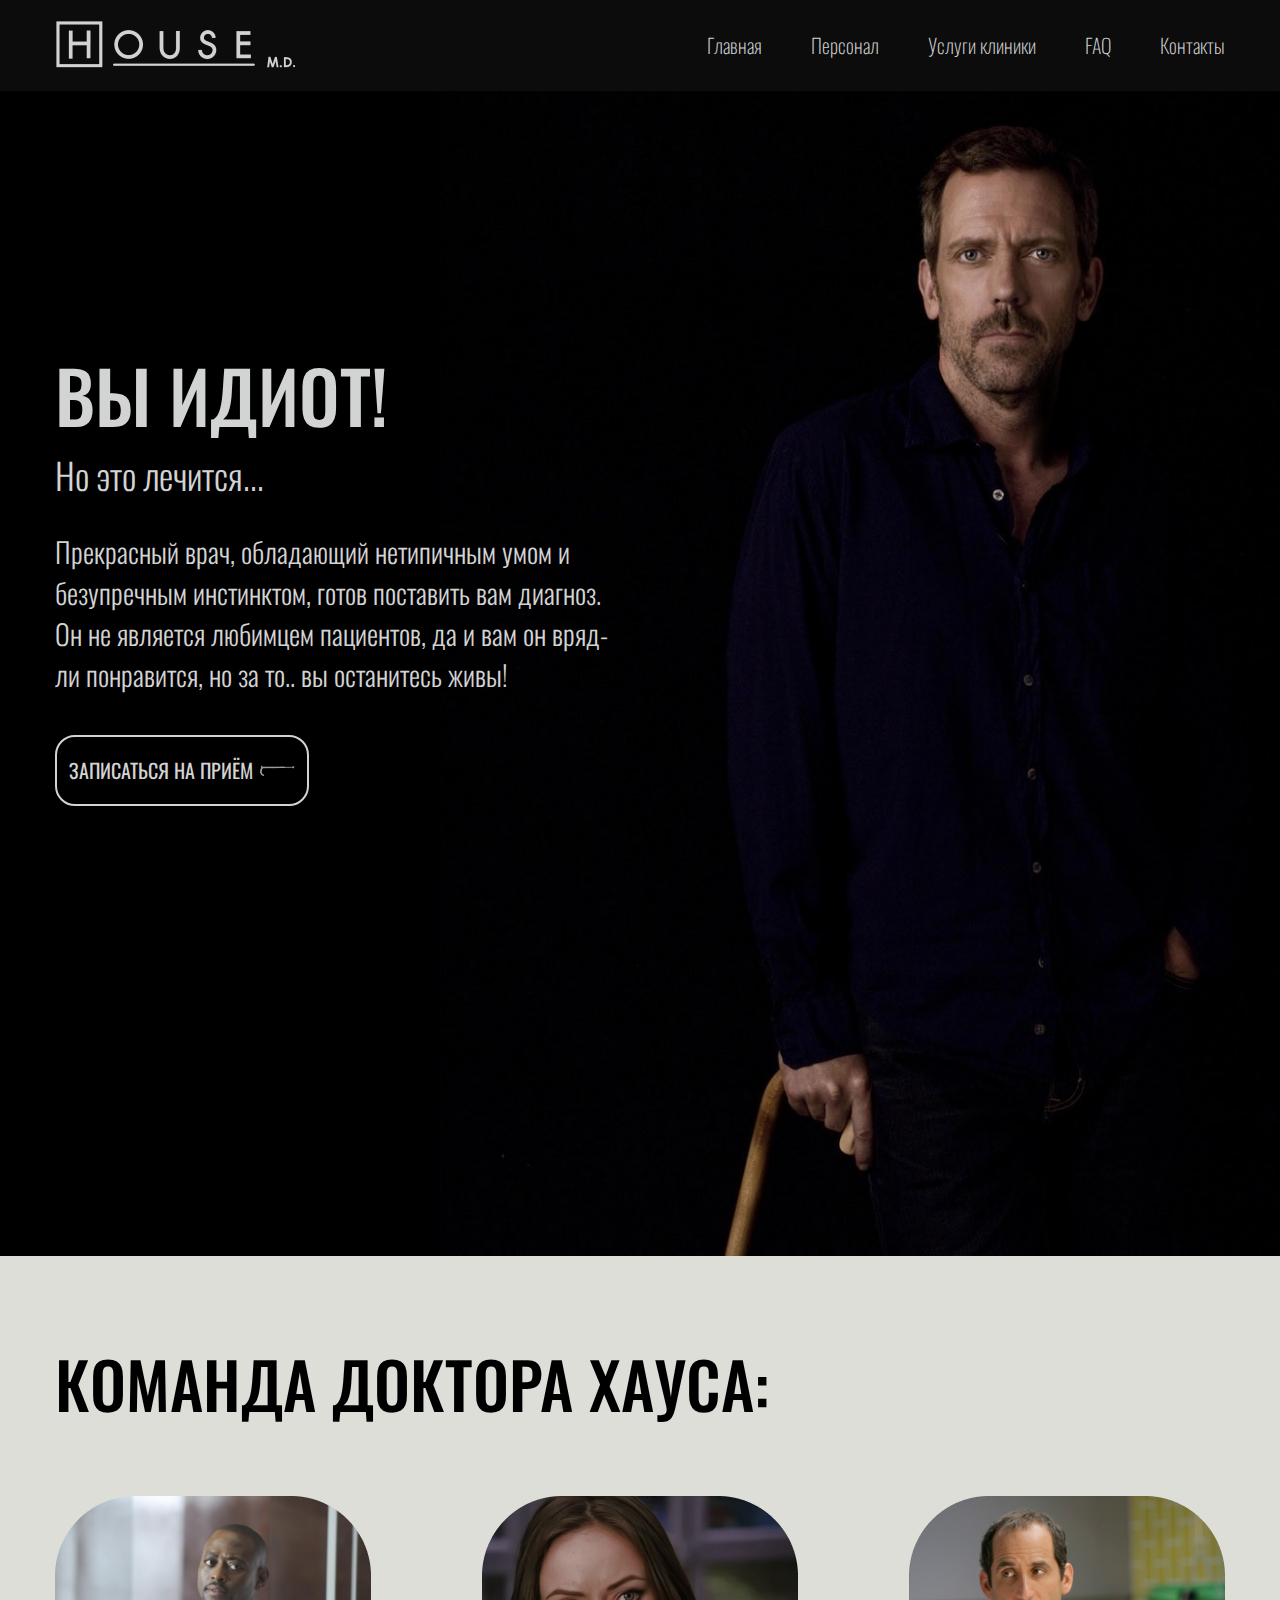
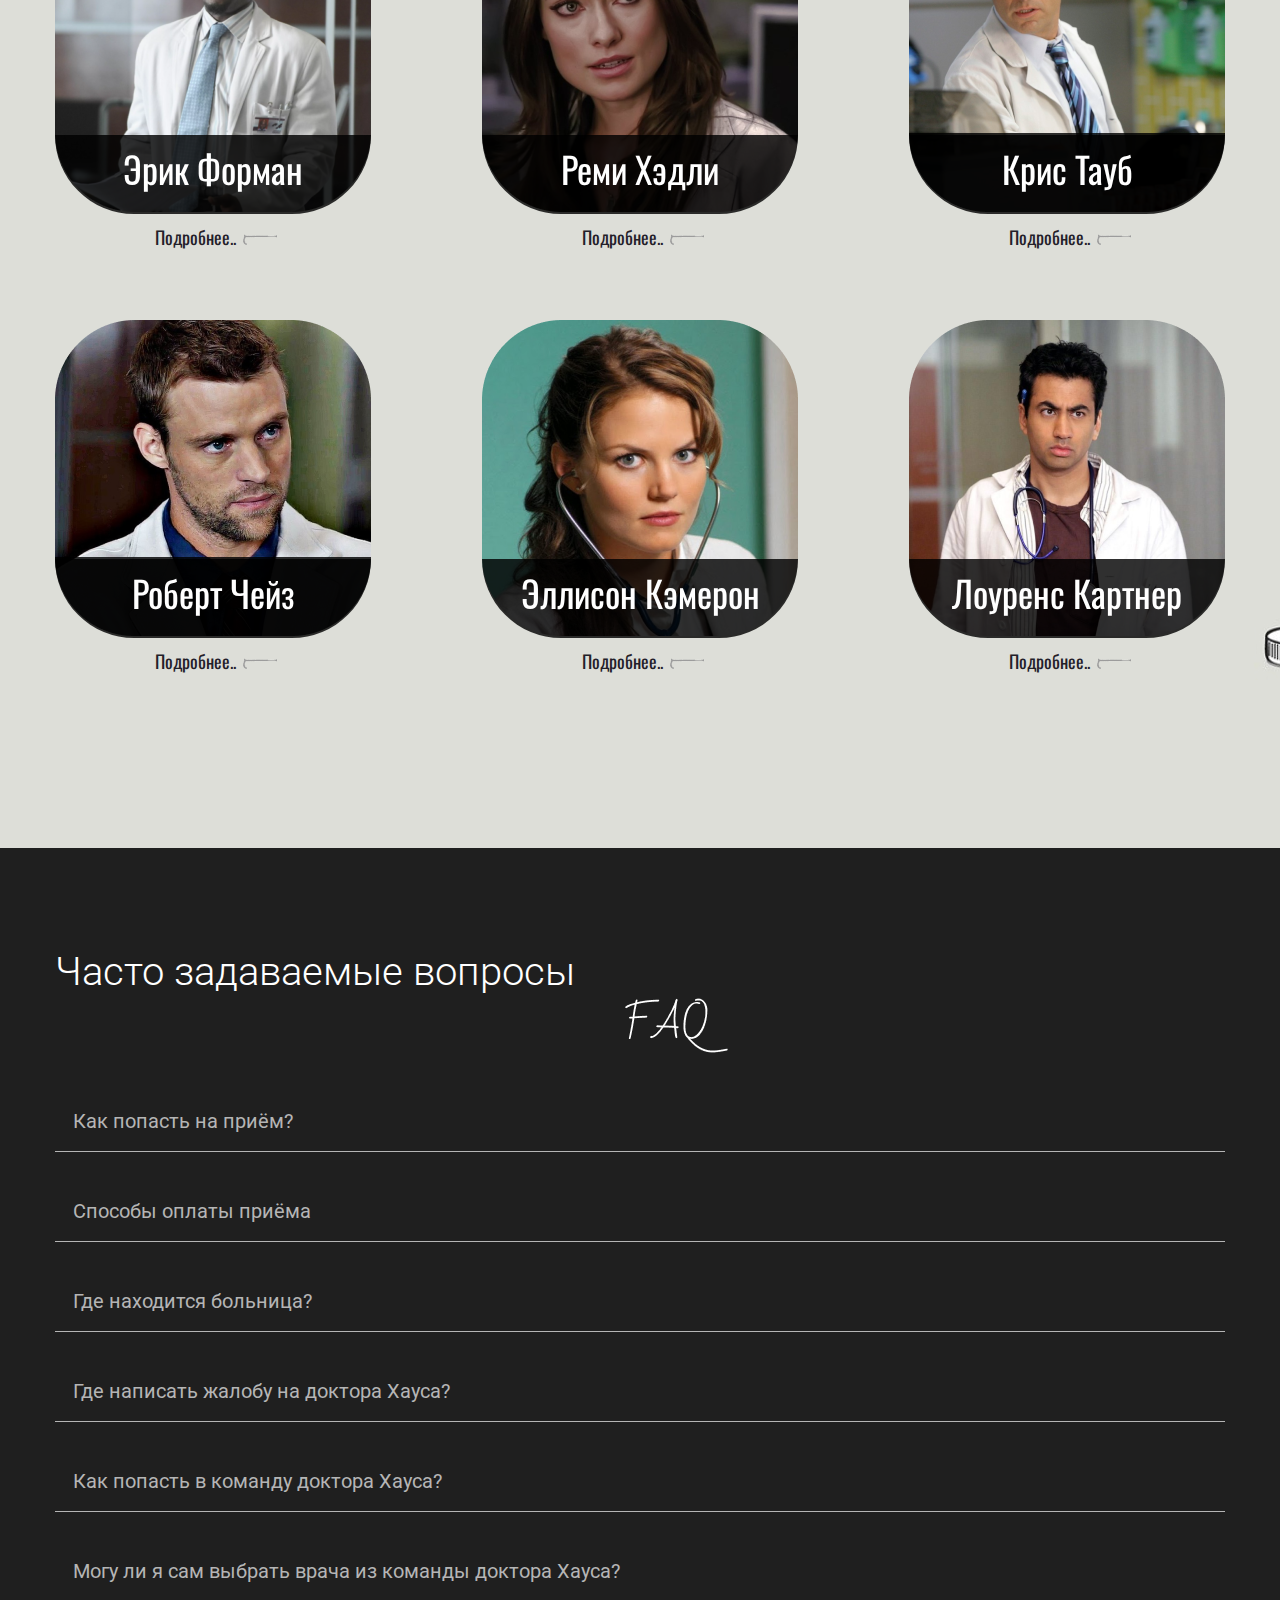
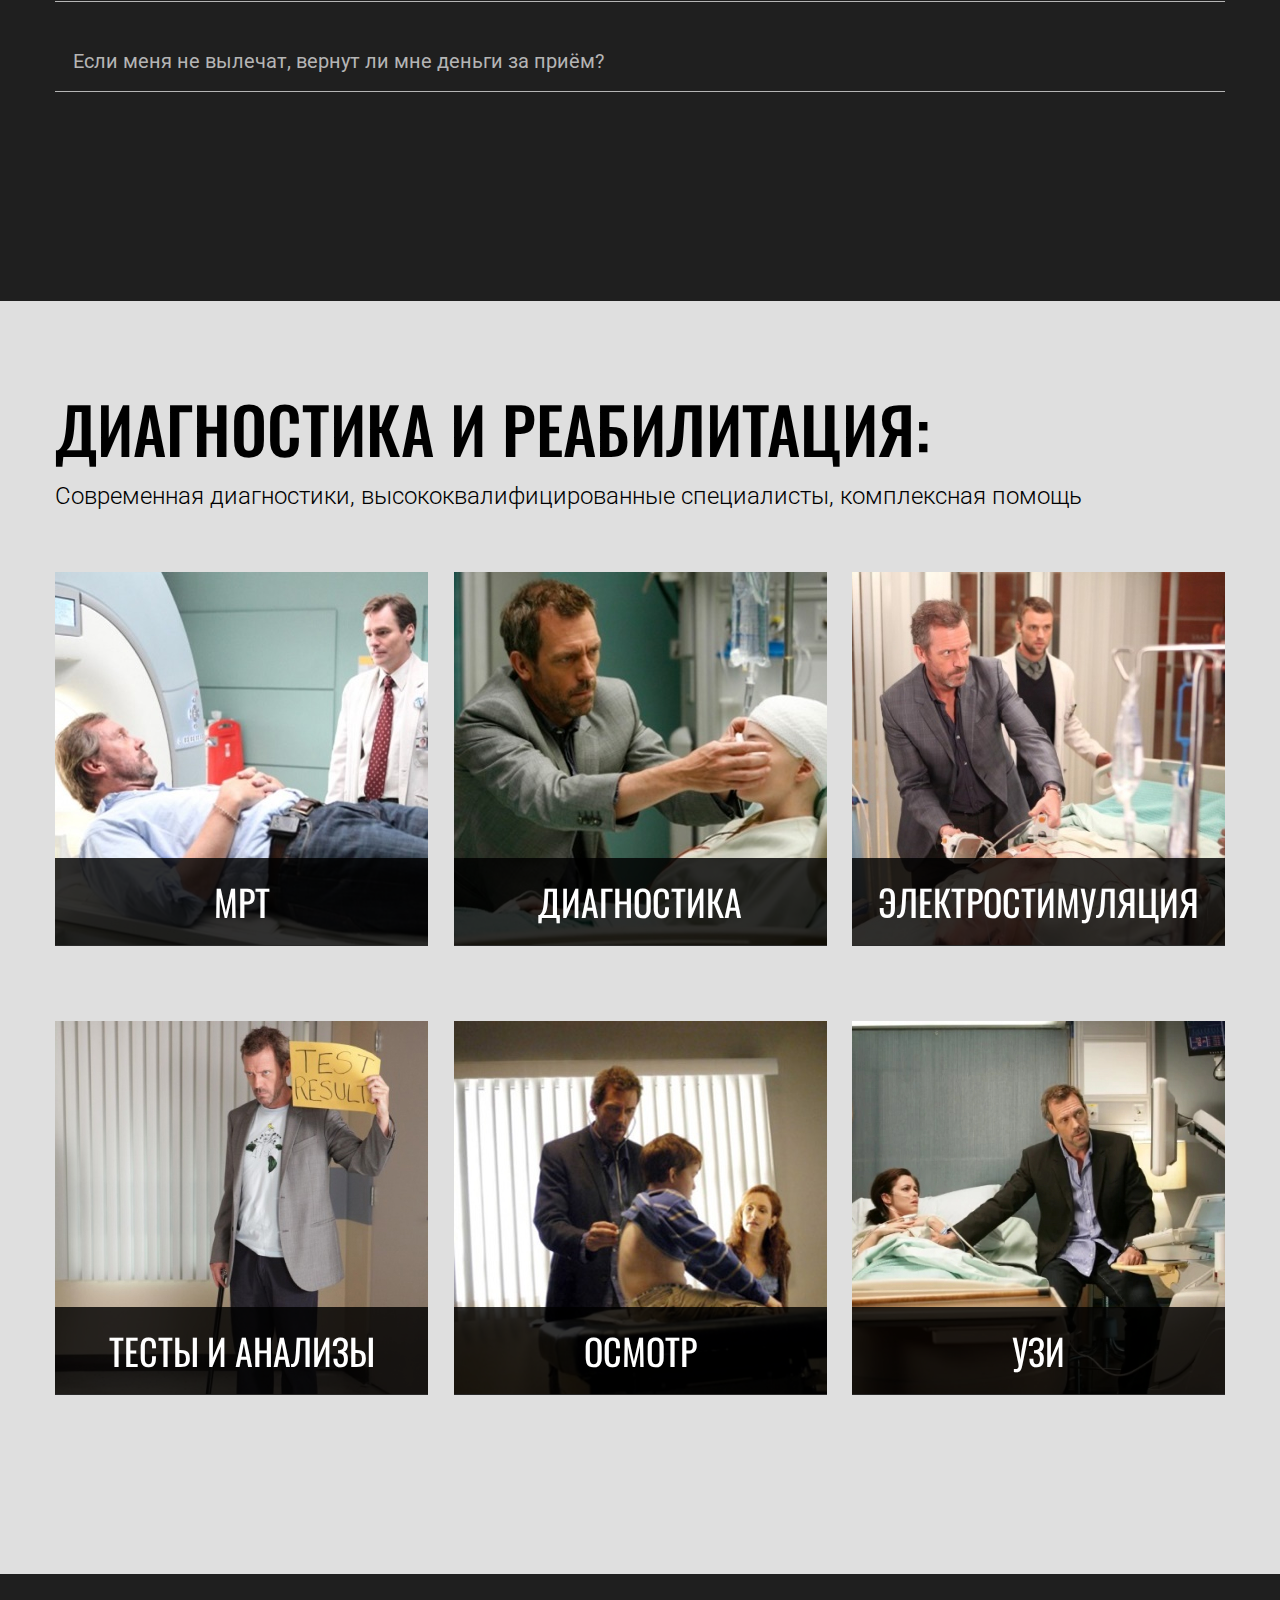
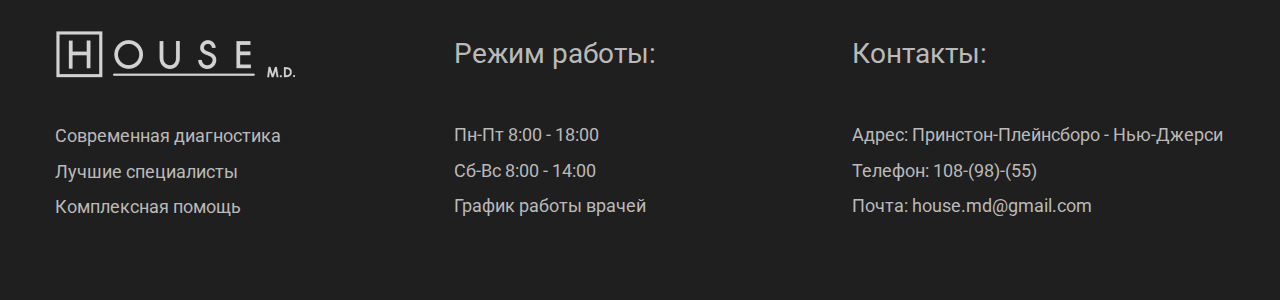
<file: index.html>
<!DOCTYPE html>
<html lang="ru">
<head>
	<meta charset="UTF-8">
	<meta http-equiv="X-UA-Compatible" content="IE=edge">
	<meta name="viewport" content="width=device-width, initial-scale=1.0">
	<link rel="stylesheet" href="./css/normalize.css">
	<link rel="stylesheet" href="./css/style.css">
	<title>HOUSE M.D</title>
</head>
<body>
	<div class="wrapper">
	<header class="header">
		<div class="header__container">
			<div class="header__inner">
				<a href="index.html" class="logo"><img src="./img/icon/logo.png" alt="HOUSE M.D"></a>
				<nav class="menu">
				<ul class="menu__list">
					<li class="menu__item"><a href="./index.html" class="menu__link">Главная</a></li>
					<li class="menu__item"><a href="#house-team-id" class="menu__link">Персонал</a></li>
					<li class="menu__item"><a href="#house-service-id" class="menu__link">Услуги клиники</a></li>
					<li class="menu__item"><a href="#faq-id" class="menu__link">FAQ</a></li>
					<li class="menu__item"><a href="#info-id" class="menu__link">Контакты</a></li>
				</ul>
				</nav>
			</div>
		</div>
	</header>	


	<section class="first-screen">
		<div class="first-screen__container">
			<div class="first-screen__inner">
				<h1 class="first-screen__title">
					Вы идиот!
				</h1>

				<h3 class="first-screen__sub-title">
					Но это лечится...
				</h3>

				<p class="first-screen__text">
					Прекрасный врач, обладающий нетипичным умом 
					и безупречным инстинктом, готов поставить вам диагноз.
					Он не является любимцем пациентов, да и вам он вряд-ли
					понравится, но за то.. вы останитесь живы! 
				</p>

				<div class="first-screen__btn">
					<button data-modal-target="#modal">Записаться на приём<img src="./img/icon/cane-btn.png" alt=""> </button>
				</div> 
			</div>
		</div>
	</section>


<div class="modal" id="modal">
	<div class="modal-header">
		<div class="modal-header__title"><h2>Хаус перезвонит!</h2></div>
		<button data-close-button class="close-button">&times;</button>
	</div>
	<div class="modal-body">

	<form action=""  method="post"  class="appointment-form">
		<img class="modal-body__img" src="./img/content/house-form-img.png" alt="">
		<div class="user-name">
			<div class="form-item">
				<label class="call-input__name" for="first-name">Имя</label>
				<input type="text" placeholder="Имя" name="firstname" id="firstname" required>
			</div>

			<div class="form-item">
				<label class="call-input__name" for="first-name">Фамилия</label>
				<input type="text" placeholder="Фамилия" name="lastname" id="lastname" required>
			</div>
		</div>

		<div class="user-contacts">
			<div class="form-item">
				<label class="call-input__name" for="first-name">Ваша почта</label>
				<input type="email" placeholder="Ваша Почта" name="email" id="email" required>
			</div>

			<div class="form-item">
				<label class="call-input__name" for="first-name">Ваш телефон</label>
				<input type="tel" placeholder="Ваш телефон" name="phone" id="phone" required>
			</div>
		</div>

		<div class="appointment-form__btn">
			<button>Отправить контакты</button>
		</div>
	</form>
	</div>
</div>
<div id="overlay"></div>
	<section id="house-team-id" class="house-team">
		<div class="house-team__container">
			<div class="house-team__inner">
				<h2 class="house-team__title">Команда Доктора Хауса:</h2>
				<div class="members">
					<div class="members__card">
						<img class="member-photo" src="./img/content/foreman.png" alt="">
						<h4 class="member-name"><a class="member-name__link" href="./team-page.html#foreman">Эрик Форман</a></h4>
						<div class="background-name"></div>
						<a class="learn-more" href="./team-page.html#foreman">Подробнее..<img src="./img/icon/cane-btn.png" alt=""></a>
					</div>

					<div class="members__card">
						<img class="member-photo" src="./img/content/hadley.png" alt="">
						<h4 class="member-name"><a class="member-name__link" href="./team-page.html#hadley">Реми Хэдли</a></h4>
						<div class="background-name"></div>
						<a class="learn-more" href="./team-page.html#hadley">Подробнее..<img src="./img/icon/cane-btn.png" alt=""></a>
					</div>

					<div class="members__card">
						<img class="member-photo" src="./img/content/taub.png" alt="">
						<h4 class="member-name"><a class="member-name__link" href="./team-page.html#taub">Крис Тауб</a></h4>
						<div class="background-name"></div>
						<a class="learn-more" href="./team-page.html#taub">Подробнее..<img src="./img/icon/cane-btn.png" alt=""></a>
					</div>

					<div class="members__card">
						<img class="member-photo" src="./img/content/chase.png" alt="">
						<h4 class="member-name"><a class="member-name__link" href="./team-page.html#chase">Роберт Чейз</a></h4>
						<div class="background-name"></div>
						<a class="learn-more" href="./team-page.html#chase">Подробнее..<img src="./img/icon/cane-btn.png" alt=""></a>
					</div>

					<div class="members__card">
						<img class="member-photo" src="./img/content/cameron.png" alt="">
						<h4 class="member-name"><a class="member-name__link" href="./team-page.html#cameron">Эллисон Кэмерон</a></h4>
						<div class="background-name"></div>
						<a class="learn-more" href="./team-page.html#cameron">Подробнее..<img src="./img/icon/cane-btn.png" alt=""></a>
					</div>

					<div class="members__card">
						<img class="member-photo" src="./img/content/kutner.png" alt="">
						 <h4 class="member-name"><a class="member-name__link" href="./team-page.html#kutner">Лоуренс Картнер</a></h4>
						 <div class="background-name"></div>
						<a class="learn-more" href="./team-page.html#kutner">Подробнее..<img src="./img/icon/cane-btn.png" alt=""></a>
					</div>
				</div>
			</div>
		</div>
	</section>

	<section id = "faq-id" class="faq">
		<div class="faq__container">
			<div class="faq__inner">
				<h2 class="faq__title">Часто задаваемые вопросы</h2>	
					<button class="accordion">Как попасть на приём?</button>
					<div class="panel">
					<p>Для того, чтобы попасть на приём к доктору Хаусу необходимо заполнить форму, после чего ожидать звонка.</p>
					</div>

					<button class="accordion">Способы оплаты приёма</button>
					<div class="panel">
					<p>Оплатить приём можно наличными и картой, кроме того Хаус давно хотел обновить трость..</p>
					</div>

					<button class="accordion">Где находится больница?</button>
					<div class="panel">
					<p>Больница Принстон-Плейнсборо находится в городке Принстон в Нью-Джерси .</p>
					</div>

					<button class="accordion">Где написать жалобу на доктора Хауса?</button>
					<div class="panel">
					<p>У доктора Кадди, но она сейчас в отпуске..</p>
					</div>

					<button class="accordion">Как попасть в команду доктора Хауса?</button>
					<div class="panel">
					<p>Оставьте свой контакт - <a data-modal-target="#modal">здесь</a> и Хаус вам перезвонит.</p>
					</div>

					<button class="accordion">Могу ли я сам выбрать врача из команды доктора Хауса?</button>
					<div class="panel">
					<p>Доктор Хаус собирает команду лично, исходя из ваших симптомов, настроения и склада характера.</p>
					</div>

					<button class="accordion">Если меня не вылечат, вернут ли мне деньги за приём?</button>
					<div class="panel">
					<p>Нет!</p>
					</div>
			</div>
		</div>
	</section>



	<section id="house-service-id" class="house-service">
		<div class="house-service__container">
			<div class="house-service__inner">
				<h2 class="house-service__title">ДИАГНОСТИКА И РЕАБИЛИТАЦИЯ:</h2>
				<p class="house-service__subtitle">Современная диагностики, высококвалифицированные специалисты, комплексная помощь</p>
				<div class="service">
					<div class="service__card">
						<img class="service-photo" src="./img/content/MRT.jpg" alt="">
						<h4 class="service-name"><a class="member-name__link" href="#">МРТ</a></h4>
						<div class="service-name__background"></div>
					</div>

					<div class="service__card">
						<img class="service-photo" src="./img/content/funcdiagn.jpg" alt="">
						<h4 class="service-name"><a class="member-name__link" href="#">Диагностика</a></h4>
						<div class="service-name__background"></div>
					</div>

					<div class="service__card">
						<img class="service-photo" src="./img/content/electrostimul.jpg" alt="">
						<h4 class="service-name"><a class="member-name__link" href="#">ЭЛЕКТРОСТИМУЛЯЦИЯ</a></h4>
						<div class="service-name__background"></div>
					</div>

					<div class="service__card">
						<img class="service-photo" src="./img/content/tests.jpg" alt="">
						<h4 class="service-name"><a class="member-name__link" href="#">ТЕСТЫ И АНАЛИЗЫ</a></h4>
						<div class="service-name__background"></div>
					</div>

					<div class="service__card">
						<img class="service-photo" src="./img/content/observe.jpg" alt="">
						<h4 class="service-name"><a class="member-name__link" href="#">ОСМОТР</a></h4>
						<div class="service-name__background"></div>
					</div>

					<div class="service__card">
						<img class="service-photo" src="./img/content/uzi.jpg" alt="">
						<h4 class="service-name"><a class="member-name__link" href="#">УЗИ</a></h4>
						<div class="service-name__background"></div>
					</div>
				</div>
			</div>
		</div>
	</section>


	<footer class="footer">
		<div class="footer__container">
			<div class="footer__inner">
				<div class="info">
					<div id="info-id" class="info__item">
					<div class="footer__title"><a href="index.html" class="logo"><img src="./img/icon/logo.png" alt="HOUSE M.D"></a> </div>	
						<ul class="info-list">
							<li>Современная диагностика</li>
							<li>Лучшие специалисты</li>
							<li>Комплексная помощь</li>
						</ul>
					</div>

					<div class="info__item">
						<div class="footer__title"> <h2 class="timework">Режим работы:</h2></div>
						<ul class="info-list">
							<li>Пн-Пт 8:00 - 18:00</li>
							<li>Сб-Вс 8:00 - 14:00</li>
							<li> <a href="#">График работы врачей</a></li>
						</ul>
					</div>

					<div class="info__item">
						<div class="footer__title"> <h2 class="contacts">Контакты:</h2></div>
						<ul class="info-list">
							<li>Адрес: Принстон-Плейнсборо - Нью-Джерси</li>
							<li>Телефон: 108-(98)-(55)</li>
							<li>Почта: house.md@gmail.com</li>
						</ul>
					</div>
				</div>
			</div>
		</div>
	</footer>
	</div>
	<script src="./js/script.js"></script>
</body>
</html>
</file>
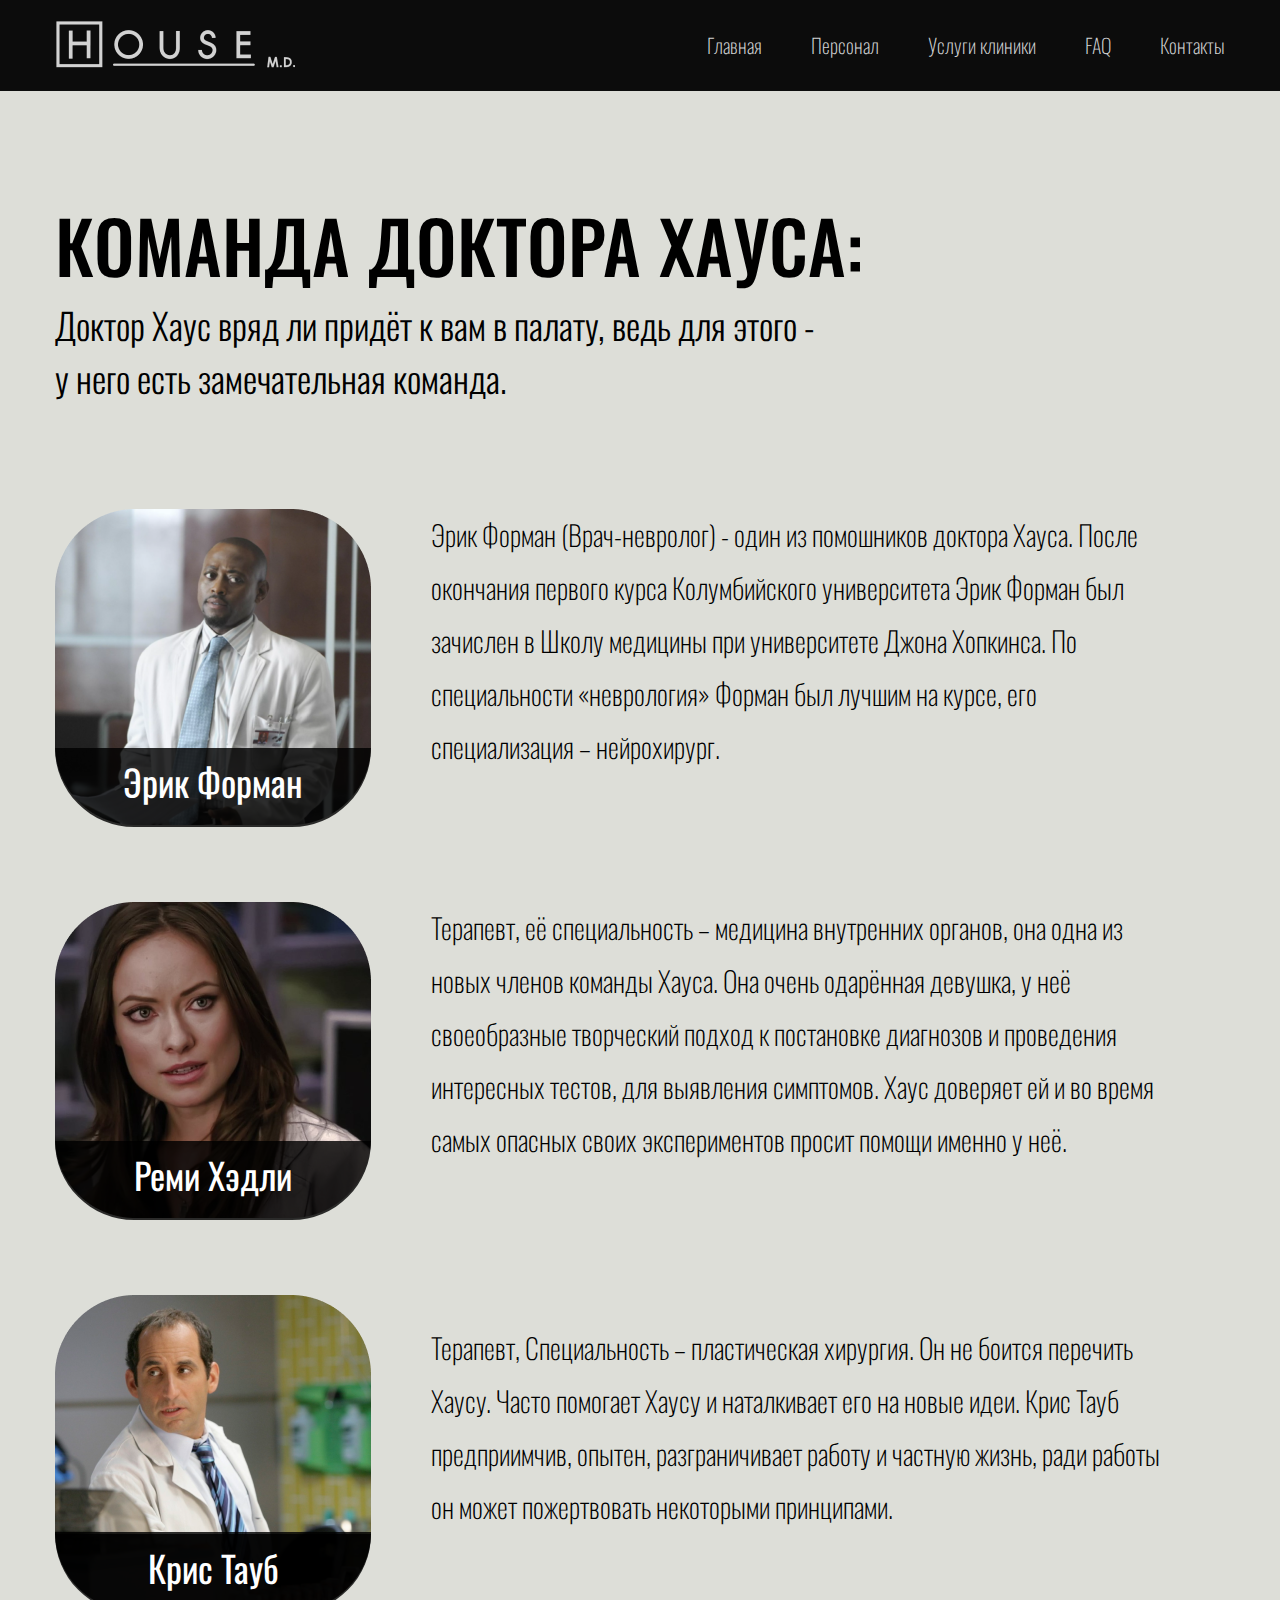
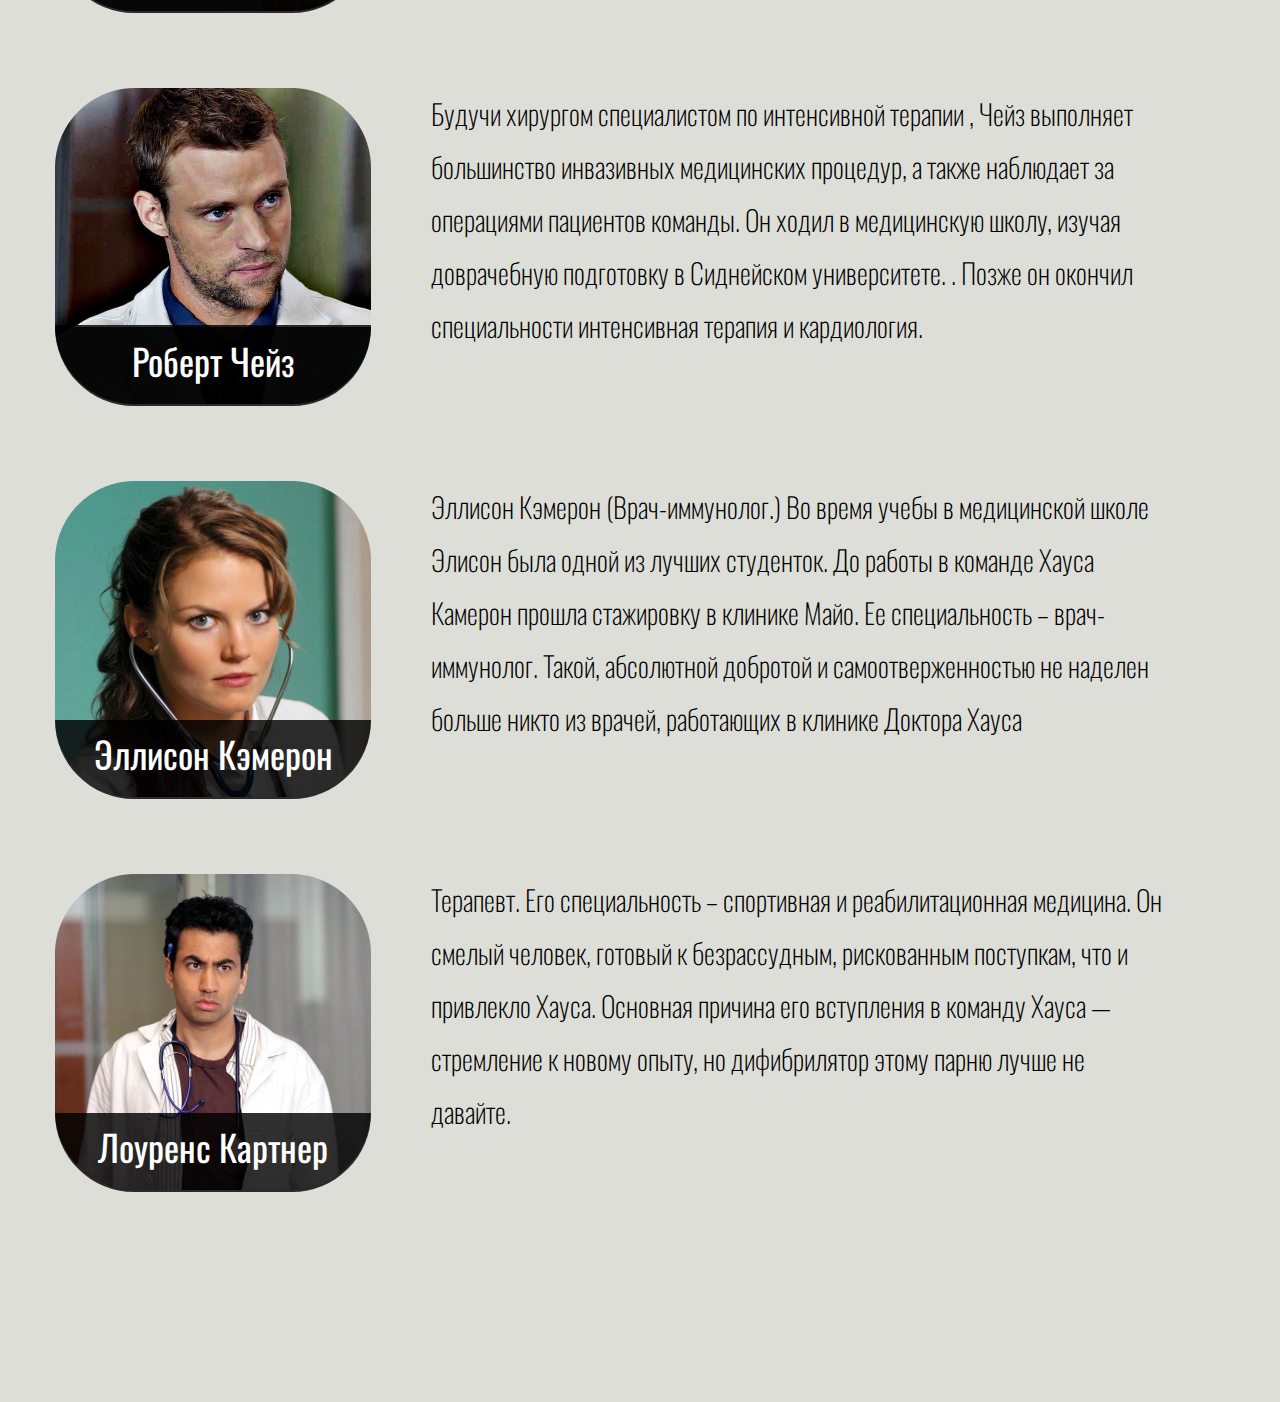
<file: team-page.html>
<!DOCTYPE html>
<html lang="ru">
<head>
	<meta charset="UTF-8">
	<meta http-equiv="X-UA-Compatible" content="IE=edge">
	<meta name="viewport" content="width=device-width, initial-scale=1.0">
	<link rel="stylesheet" href="./css/normalize.css">
	<link rel="stylesheet" href="./css/style.css">
	<title>КОМАНДА ХАУСА</title>
</head>
<body>
	<div class="wrapper">
	<header class="header">
		<div class="header__container">
			<div class="header__inner">

				<a href="index.html" class="logo"><img src="./img/icon/logo.png" alt="HOUSE M.D"></a>

				<nav class="menu">
				<ul class="menu__list">
					<li class="menu__item"><a href="./index.html" class="menu__link">Главная</a></li>
					<li class="menu__item"><a href="index.html#house-team-id" class="menu__link">Персонал</a></li>
					<li class="menu__item"><a href="index.html#house-service-id" class="menu__link">Услуги клиники</a></li>
					<li class="menu__item"><a href="index.html#faq-id" class="menu__link">FAQ</a></li>
					<li class="menu__item"><a href="index.html#info-id" class="menu__link">Контакты</a></li>
				</ul>
				
				</nav>
			</div>
		</div>
	</header>	

	<section class="house-team-page">
		<div class="house-team-page__container">
			<div class="house-team-page__inner">
				<h2 class="house-team-page__title">КОМАНДА ДОКТОРА ХАУСА:</h2>
				<h3 class="house-team-page__sub-title">
					Доктор Хаус вряд ли придёт к вам в палату, ведь для этого -
					у него есть замечательная команда. 
				</h3>
				<div class="members members-list">

				<div class="members__item">
					<div id = "foreman" class="members__card">
						<img class="member-photo" src="./img/content/foreman.png" alt="">
						<h4 class="member-name"><a class="member-name__link" href="">Эрик Форман</a></h4>
						<div class="background-name"></div>
					</div>
					<div class="members__text"><p>Эрик Форман (Врач-невролог) - один из помошников доктора Хауса. После окончания первого курса Колумбийского университета Эрик Форман был зачислен в Школу медицины при университете Джона Хопкинса. По специальности «неврология» Форман был лучшим на курсе, его специализация – нейрохирург.</p></div>
				</div>

				<div class="members__item">
					<div id = "hadley" class="members__card">
						<img class="member-photo" src="./img/content/hadley.png" alt="">
						<h4 class="member-name"><a class="member-name__link" href="">Реми Хэдли</a></h4>
						<div class="background-name"></div>
					</div>
					<div class="members__text"><p>Терапевт, её специальность – медицина внутренних органов, она одна из новых членов команды Хауса. Она очень одарённая девушка, у неё своеобразные творческий подход к постановке диагнозов и проведения интересных тестов, для выявления симптомов. Хаус доверяет ей и во время самых опасных своих экспериментов просит помощи именно у неё.</p></div>
				</div>

				<div class="members__item">
					<div id = "taub" class="members__card">
						<img class="member-photo" src="./img/content/taub.png" alt="">
						<h4 class="member-name"><a class="member-name__link" href="">Крис Тауб</a></h4>
						<div class="background-name"></div>
					</div>
					<div class="members__text"><p>Терапевт, Специальность – пластическая хирургия. Он не боится перечить Хаусу. Часто помогает Хаусу и наталкивает его на новые идеи.
						Крис Тауб предприимчив, опытен, разграничивает работу и частную жизнь, ради работы он может пожертвовать некоторыми принципами.</p></div>
				</div>

				<div class="members__item">
					<div id="chase" class="members__card">
						<img class="member-photo" src="./img/content/chase.png" alt="">
						<h4 class="member-name"><a class="member-name__link" href="">Роберт Чейз</a></h4>
						<div class="background-name"></div>
					</div>
					<div class="members__text"><p>Будучи хирургом специалистом по интенсивной терапии , Чейз выполняет большинство инвазивных медицинских процедур, а также наблюдает за операциями пациентов команды. Он ходил в медицинскую школу, изучая доврачебную подготовку в Сиднейском университете. . Позже он окончил специальности интенсивная терапия и кардиология.</p></div>
				</div>

				<div class="members__item">
					<div id = "cameron" class="members__card">
						<img class="member-photo" src="./img/content/cameron.png" alt="">
						<h4 class="member-name"><a class="member-name__link" href="">Эллисон Кэмерон</a></h4>
						<div class="background-name"></div>
					</div>
					<div class="members__text"><p>Эллисон Кэмерон (Врач-иммунолог.) Во время учебы в медицинской школе Элисон была одной из лучших студенток. До работы в команде Хауса Камерон прошла стажировку в клинике Майо. Ее специальность – врач-иммунолог.
						Такой, абсолютной добротой и самоотверженностью не наделен больше никто из врачей, работающих в клинике Доктора Хауса</p></div>
				</div>

				<div class="members__item">
					<div id = "kutner" class="members__card">
						<img class="member-photo" src="./img/content/kutner.png" alt="">
						 <h4 class="member-name"><a class="member-name__link" href="">Лоуренс Картнер</a></h4>
						 <div class="background-name"></div>
					</div>
					<div class="members__text"><p>Терапевт. Его специальность – спортивная и реабилитационная медицина. Он смелый человек, готовый к безрассудным, рискованным поступкам, что и привлекло Хауса.
						Основная причина его вступления в команду Хауса — стремление к новому опыту, но дифибрилятор этому парню лучше не давайте.</p></div>
				</div>	
				</div>
			</div>
		</div>
	</section>
	</div>

	<script src="./js/script.js"></script>
</body>
</html>
</file>
<file: css/style.css>
/* LOAD FONTS */
 
 @import url('https://fonts.googleapis.com/css2?family=Oswald:wght@300;400;500&display=swap');
 @import url('https://fonts.googleapis.com/css2?family=Roboto:wght@300;400&display=swap');

 html{
	scroll-behavior: smooth;
 }

  body {
	
	font-family: 'Oswald';
	font-style: normal;
	font-weight: 400;
  }


  .wrapper {
	overflow: hidden;
}


/* HEADER */

.header {
	background: #0c0c0c;	
}

.header__container {
	max-width: 1190px;
	padding: 0px 10px 0px 10px;
	margin: 0 auto;
}
.header__inner {
	display: flex;
	justify-content: space-between;
	align-items: center;
}

.logo {
	padding: 20px 0px 23px 0px;
}
.menu {
	display: flex;
}

.menu a {
	font-weight: 200;
	font-size: 20px;
	line-height: 41px;
	color: #d2d3d3;
}


.menu__list {
	display: flex;
	align-items: center;
}
.menu__item + .menu__item {
	margin-left: 49px;
}


/* FIRST SCREEN - Introduce */

.first-screen {
	background: url('../img/background/first-screen_background.jpg') center no-repeat;
	background-size: cover;
}

.first-screen__container {
	max-width: 1190px;
	padding: 0px 10px 0px 10px;
	margin: 0 auto;
}

.first-screen__inner {
	padding: 250px 0px 450px 0px;
}

.first-screen__title  {
	font-style: normal;
	font-weight: 500;
	font-size: 72px;
	line-height: 107px;
	color: #d2d3d3;
	text-transform: uppercase;
}

.first-screen__sub-title {
	font-style: normal;
	font-weight: 300;
	font-size: 36px;
	line-height: 53px;
	color: #d2d3d3;
}

.first-screen__text {
	margin-top: 30px;
	max-width: 576px;
	font-style: normal;
	font-weight: 300;
	font-size: 28px;
	line-height: 41px;
	color: #d2d3d3;
}

.first-screen__btn img {
	margin-left: 5px;
	transition: 0.3s;
}


.first-screen__btn  img:hover {
	transform: rotate(360deg);
}


.first-screen__btn button {
	color: #d2d3d3;
	font-style: normal;
	font-weight: 400;
	font-size: 20px;
	line-height: 30px;
	padding: 18px 12px 18px 12px;
	margin-top: 40px;
	border: 2px solid #d2d3d3;
	border-radius: 20px;
	background-color: rgba(0, 125, 215, 0.0);
	text-transform: uppercase;
	transition: 0.3s;
}


/* APPOINTMENT MODAL*/
.modal {
	position: fixed;
	top: 50%;
	left: 50%;
	transform: translate(-50%, -50%) scale(0);
	transition: 200ms ease-in-out;
	border: 2px solid rgb(0, 0, 0);
	border-radius: 10px;
	z-index: 10;
	background-color: rgb(211, 211, 211);
	width: 550px;
	height: 620px;
	max-width: 80%;
}
  
.modal.active {
	transform: translate(-50%, -50%) scale(1);
}
  
.modal-header {
	padding: 10px 15px;
	display: flex;
	justify-content: space-between;
	align-items: center;
}
  
.modal-header__title {
	max-width: 335px;
	margin: 0 auto;
	font-weight: 400;
	font-size: 28px;
	line-height: 41px;
	color: #030303;
}
  
.call-input__name {
	color: #131212;
}

.modal-header .close-button {
	cursor: pointer;
	border: none;
	outline: none;
	background: none;
	font-size: 30px;
	font-weight: bold;
}

.modal-body__img {
	cursor: pointer;
	display: block;
    margin: auto;
}
  
.modal-body {
	padding: 10px 15px;
}
  
#overlay {
	position: fixed;
	opacity: 0;
	transition: 200ms ease-in-out;
	top: 0;
	left: 0;
	right: 0;
	bottom: 0;
	background-color: rgba(0, 0, 0, .5);
	pointer-events: none;
}
  
#overlay.active {
	opacity: 1;
	pointer-events: all;
}

.appointment-form {
	max-width: 335px;
	margin: 0 auto;
}


.user-name {
	margin-top: 10px;
}

.user-name input {
	font-size: 16px;
	padding: 5px;
	width: 160px;
	height: 40px;
	border: 1px solid #373737;
	border-radius: 5px;
}

.user-contacts input {
	font-size: 16px;
	padding: 5px;
	width: 336px;
	height: 40px;
	border: 1px solid #373737;
	border-radius: 5px;
}

.form-item {
	display: flex;
	flex-direction: column;
}

.form-item label {
	font-weight: 500;
	font-size: 16px;
	margin: 22px 0px 5px 0px;
}

.user-name {
	display: flex;
	justify-content: space-between;
}

.appointment-form__btn {
	max-width: 200px;
	margin: 35px auto;
}

.appointment-form__btn button {
	font-style: normal;
	font-weight: 400;
	font-size: 16px;
	line-height: 24px;
	padding: 10px 15px 10px 15px;
	border: 1.5px solid #000000;
	border-radius: 20px;
	background-color: rgba(0, 125, 215, 0.0);
	text-transform: uppercase;
	transition: 0.3s;
}

.appointment-form__btn button:hover {
	background-color: #000000;
	color: #FFFFFF;
}

/* HOUSE TEAM */


.house-team {
	background: url("../img/background/team-background.jpg") center no-repeat;
	background-size: cover;
}
.house-team__container {
	max-width: 1190px;
	padding: 0px 10px 0px 10px;
	margin: 0 auto;
}
.house-team__inner {
	padding: 80px 0px 169px 0px;
}
.house-team__title {
	font-weight: 500;
	font-size: 64px;
	line-height: 95px;
	color: #000000;
	text-transform: uppercase;
}

.members {
	display: flex;
	flex-wrap: wrap;
	justify-content: space-between
}

.members__card {
	margin-top: 65px;
	border-radius: 0px 0px 80px 80px;
}


.member-name {
	position: relative;
	font-weight: 400;
	font-size: 36px;
	line-height: 53px;
	color: #FFFFFF;
	margin: -70px 0px 0px 0px;
	text-align: center;
	cursor: pointer;
	transition: 0.3s;
	z-index: 1;
}

.background-name {
	position: relative;
	min-width: 316px;
	min-height: 79px;
	margin: -60px 0px 10px 0px;
	background: rgba(0, 0, 0, 0.81);
	border-radius: 0px 0px 80px 80px;
	z-index: 0;
}

	
.member-name:hover {
	font-size: 38px;
}

.member-name__link  {
	color: #fff;
}

.learn-more {
	font-weight: 400;
	font-size: 18px;
	line-height: 27px;
	margin-left: 100px;
	color: #232029;
}

.learn-more img {
	transition: 0.3s;
	margin-left: 5px;
}

.learn-more img:hover {
	transform: rotate(360deg);
}




/* HOUSE TEAM PAGE-LIST */


.house-team-page {
	background: #DDDED8;;
}

.house-team-page__container {
	max-width: 1190px;
	padding: 0px 10px 0px 10px;
	margin: 0 auto;
}

.house-team-page__inner {
	padding: 100px 0px 200px 0px;
}

.house-team-page__title  {
	font-style: normal;
	font-weight: 500;
	font-size: 72px;
	line-height: 107px;
	color: #000000;
	text-transform: uppercase;
}


.house-team-page__sub-title {
	font-weight: 300;
	font-size: 36px;
	line-height: 53px;
	max-width: 778px;;
	color: #000000;
	padding-bottom: 40px;
}



.members__item {
	display: flex;
	justify-content: space-between;
}


.members-list {
	display: flex;
	flex-direction: column;
}

.members__text {
	font-weight: 200;
	font-size: 28px;
	line-height: 53px;
	color: #000000;
    max-height: 316px;
	margin: auto 60px;
}
/* ----------------------------------------------------------------------------- */

.faq {
	background: #1F1F1F;
}

.faq__container {
	background: url("../img/icon/faq.png") no-repeat 580px 150px;
	max-width: 1190px;
	padding: 0px 10px 0px 10px;
	margin: 0 auto;
}

.faq__inner {
	padding: 104px 0px 179px 0px;
}

.faq__inner a {
	color: rgb(119, 119, 119);
	cursor: pointer;
}


.faq__title  {
	font-family: 'Roboto';
	font-style: normal;
	font-weight: 300;
	font-size: 40px;
	color: #fff;
	padding-bottom: 100px;
	}

.accordion {
	background-color: rgba(238, 238, 238, 0);
	cursor: pointer;
	padding: 18px;
	width: 100%;
	text-align: left;
	outline: none;
	transition: 0.4s;
	font-family: 'Roboto';
	font-style: normal;
	font-weight: 400;
	font-size: 20px;
	line-height: 23px;
	color: #b5b5b5;
	border-bottom: 0.5px solid #b5b5b5;
  }
  
  /* Добавить цвет фона для кнопки, если она нажата (добавить .активный класс с JS), а при наведении на него курсора мыши (наведите курсор) */
.active, .accordion:hover {
	color: #ffffff;
	border-bottom: 0.5px solid #ffffff;

}
  
  /* Стиль аккордеон панели. Примечание: скрыто по умолчанию */

.panel {
	margin: 15px 0px 15px 0px;
	padding: 0 18px;
	max-height: 0;
	overflow: hidden;
	transition: max-height 0.2s ease-out;
}

.panel p {
	font-family: 'Roboto';
	font-style: normal;
	font-weight: 300;
	font-size: 16px;
	line-height: 118%;
	color: #FFFFFF;
}




/* HOUSE SERVICE */



.house-service {
	background-color: #DFDFDF; 
}

.house-service__container {
	max-width: 1190px;
	padding: 0px 10px 0px 10px;
	margin: 0 auto;
}

.house-service__inner {
	padding: 80px 0px 169px 0px;
}

.house-service__title {
	font-weight: 500;
	font-size: 64px;
	line-height: 95px;
	color: #000000;
	text-transform: uppercase;
	margin-bottom: 10px;
}

.house-service__subtitle {
	font-family: 'Roboto';
	font-style: normal;
	font-weight: 300;
	font-size: 24px;
	line-height: 87.3%;
	color: #000000;
}

.service {
	display: flex;
	flex-wrap: wrap;
	justify-content: space-between
}

.service__card {
	margin-top: 65px;
	border-radius: 0px 0px 80px 80px;
}


.service-name {
	position: relative;
	font-weight: 400;
	font-size: 36px;
	line-height: 53px;
	text-transform: uppercase;
	color: #FFFFFF;
	margin: -70px 0px 0px 0px;
	text-align: center;
	cursor: pointer;
	transition: 0.3s;
	z-index: 1;
	text-transform: uppercase;
}

.service-name__background {
	position: relative;
	min-width: 373px;
	min-height: 88px;
	margin: -70px 0px 10px 0px;
	background: rgba(0, 0, 0, 0.81);
	z-index: 0;
}

	
.service-name:hover {
	font-size: 38px;
}

.service-name__link  {
	color: #fff;
}


.footer {
	background-color: #1F1F1F;; 
}
.footer__container {
	max-width: 1190px;
	padding: 0px 10px 0px 10px;
	margin: 0 auto;
}
.footer__inner {
	padding: 56px 0px 65px 0px;
}
.info {
	display: flex;
	flex-wrap: wrap;
	justify-content: space-between;
}

.info__item {
	min-width: 373px;
}

.footer__title {
	font-family: 'Roboto';
	font-style: normal;
	font-weight: 400;
	font-size: 28px;
	line-height: 47px;
	color: #BABABA;
	margin-bottom: 50px;
}

.info-list li {
	color: #BABABA;
	font-family: 'Roboto';
	font-style: normal;
	font-weight: 400;
	font-size: 18px;
	line-height: 87.3%;
	padding-bottom: 20px;
}

.info-list a {
	color: #BABABA;
}


 /* АДАПТИВ */

 @media (max-width: 1080px){
	.first-screen {
		background: url('../img/background/first-screen_background.jpg')  -500px no-repeat;
		background-size: cover;
	}

	.house-team__title {
		margin-left: 50px;
	}
	
	
.members {
	display: flex;
	flex-wrap: wrap;
	justify-content: space-around;
	}

.members__card {
	margin: 65px 15px 0px 15px;
	}
}

@media (max-width:820px ) {

	.header__inner {
		padding: 20px 0px 20px 0px;
		display: block;
		text-align: center;
	}

	

	.menu {
		
		display: flex;
		justify-content: center;
		
	}
	
	
	.menu__list {
		margin-top: 15px;
		display: flex;
		
	}

	.first-screen {
		background: url('../img/background/first-screen_background.jpg')  -700px no-repeat;
		background-size: cover;
	}

}

@media (max-width:690px ) {
	.house-team__title {
		margin-left: 50px;
	}
}

@media (max-width:580px ) {

	.first-screen {
		background: url('../img/background/first-screen_background.jpg')  -1000px no-repeat;
		background-size: cover;
	}


	.menu__list {
		display: flex;
		flex-direction: column;		
		align-items: center;
	}
	
	.menu__item + .menu__item {
		margin-left: 0px;
	}

	.house-team__title {
		font-size: 58px;
	}
}
</file>
